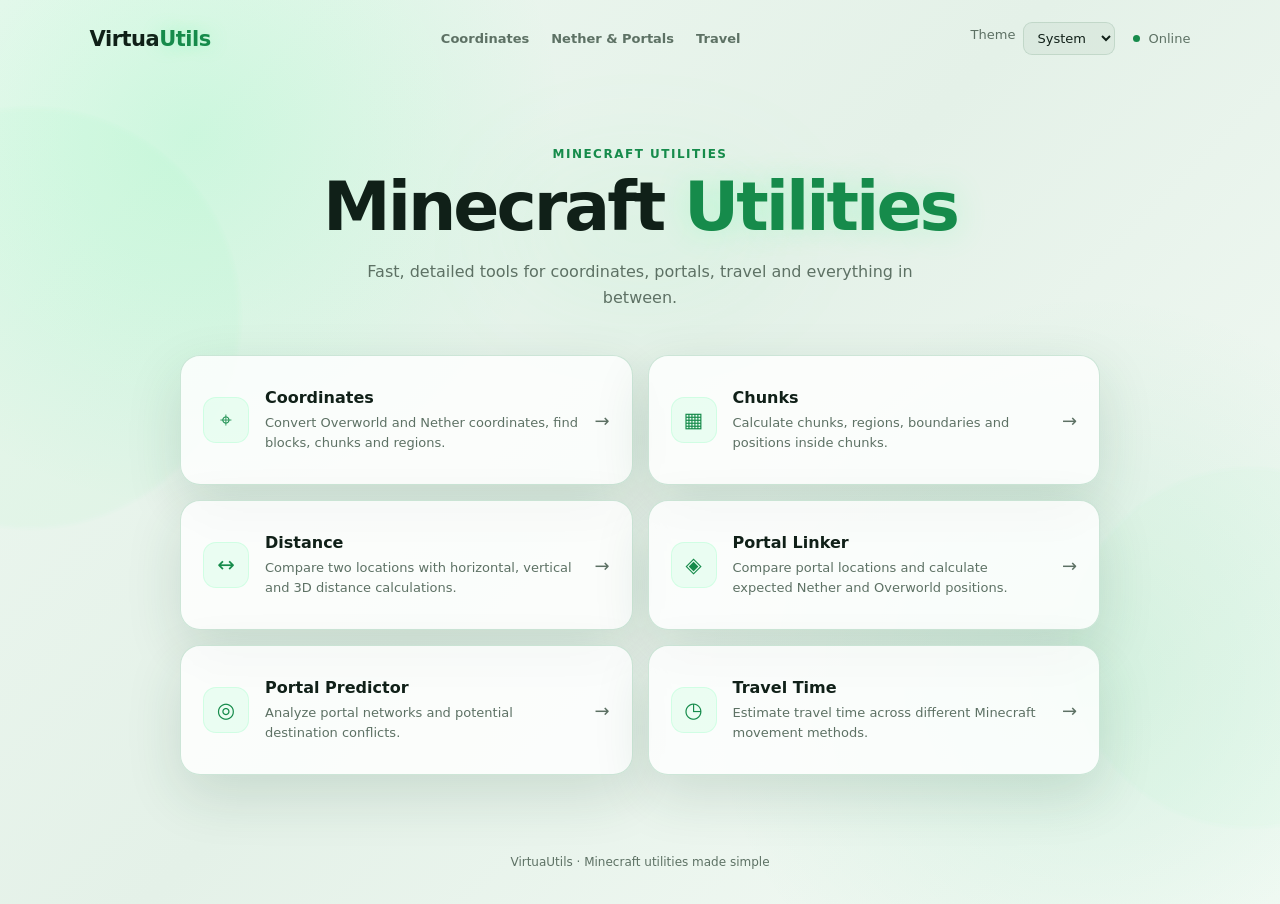
<file: index.html>
<!DOCTYPE html>
<html lang="en">
<head>
    <meta charset="UTF-8">
    <meta name="viewport" content="width=device-width, initial-scale=1.0">

    <meta
        name="description"
        content="VirtuaUtils provides fast, accurate Minecraft utilities for coordinates, portals, travel and more."
    >

    <title>VirtuaUtils | Minecraft Utilities</title>

    <link rel="stylesheet" href="css/styles.css">
</head>

<body>

<nav>
    <a class="logo" href="index.html">
        Virtua<span>Utils</span>
    </a>

    <div class="nav-links">
        <a href="tools/coordinates/">Coordinates</a>
        <a href="tools/portal-linker/">Nether & Portals</a>
        <a href="tools/travel-time/">Travel</a>
    </div>

    <div class="nav-actions">
        <div class="theme-control">
            <label for="themeSelect">Theme</label>

            <select
                class="theme-select"
                id="themeSelect"
                aria-label="Choose color theme"
            >
                <option value="system">System</option>
                <option value="light">Light</option>
                <option value="dark">Dark</option>
            </select>
        </div>

        <div class="status">
            <div class="status-dot"></div>
            Online
        </div>
    </div>
</nav>

<main>

    <section class="hero home-hero">

        <div class="eyebrow">
            Minecraft Utilities
        </div>

        <h1>
            Minecraft <span>Utilities</span>
        </h1>

        <p>
            Fast, detailed tools for coordinates, portals,
            travel and everything in between.
        </p>

    </section>

    <section class="tool-grid">

        <a class="tool-card" href="tools/coordinates/">
            <div class="tool-icon">⌖</div>

            <div>
                <div class="tool-title">
                    Coordinates
                </div>

                <div class="tool-description">
                    Convert Overworld and Nether coordinates,
                    find blocks, chunks and regions.
                </div>
            </div>

            <span class="tool-arrow">→</span>
        </a>

        <a class="tool-card" href="tools/chunks/">
            <div class="tool-icon">▦</div>

            <div>
                <div class="tool-title">
                    Chunks
                </div>

                <div class="tool-description">
                    Calculate chunks, regions, boundaries
                    and positions inside chunks.
                </div>
            </div>

            <span class="tool-arrow">→</span>
        </a>

        <a class="tool-card" href="tools/distance/">
            <div class="tool-icon">↔</div>

            <div>
                <div class="tool-title">
                    Distance
                </div>

                <div class="tool-description">
                    Compare two locations with horizontal,
                    vertical and 3D distance calculations.
                </div>
            </div>

            <span class="tool-arrow">→</span>
        </a>

        <a class="tool-card" href="tools/portal-linker/">
            <div class="tool-icon">◈</div>

            <div>
                <div class="tool-title">
                    Portal Linker
                </div>

                <div class="tool-description">
                    Compare portal locations and calculate
                    expected Nether and Overworld positions.
                </div>
            </div>

            <span class="tool-arrow">→</span>
        </a>

        <a class="tool-card" href="tools/portal-predictor/">
            <div class="tool-icon">◎</div>

            <div>
                <div class="tool-title">
                    Portal Predictor
                </div>

                <div class="tool-description">
                    Analyze portal networks and potential
                    destination conflicts.
                </div>
            </div>

            <span class="tool-arrow">→</span>
        </a>

        <a class="tool-card" href="tools/travel-time/">
            <div class="tool-icon">◷</div>

            <div>
                <div class="tool-title">
                    Travel Time
                </div>

                <div class="tool-description">
                    Estimate travel time across different
                    Minecraft movement methods.
                </div>
            </div>

            <span class="tool-arrow">→</span>
        </a>

    </section>

</main>

<footer>
    VirtuaUtils · Minecraft utilities made simple
</footer>

<script src="js/theme.js"></script>

</body>
</html>
</file>
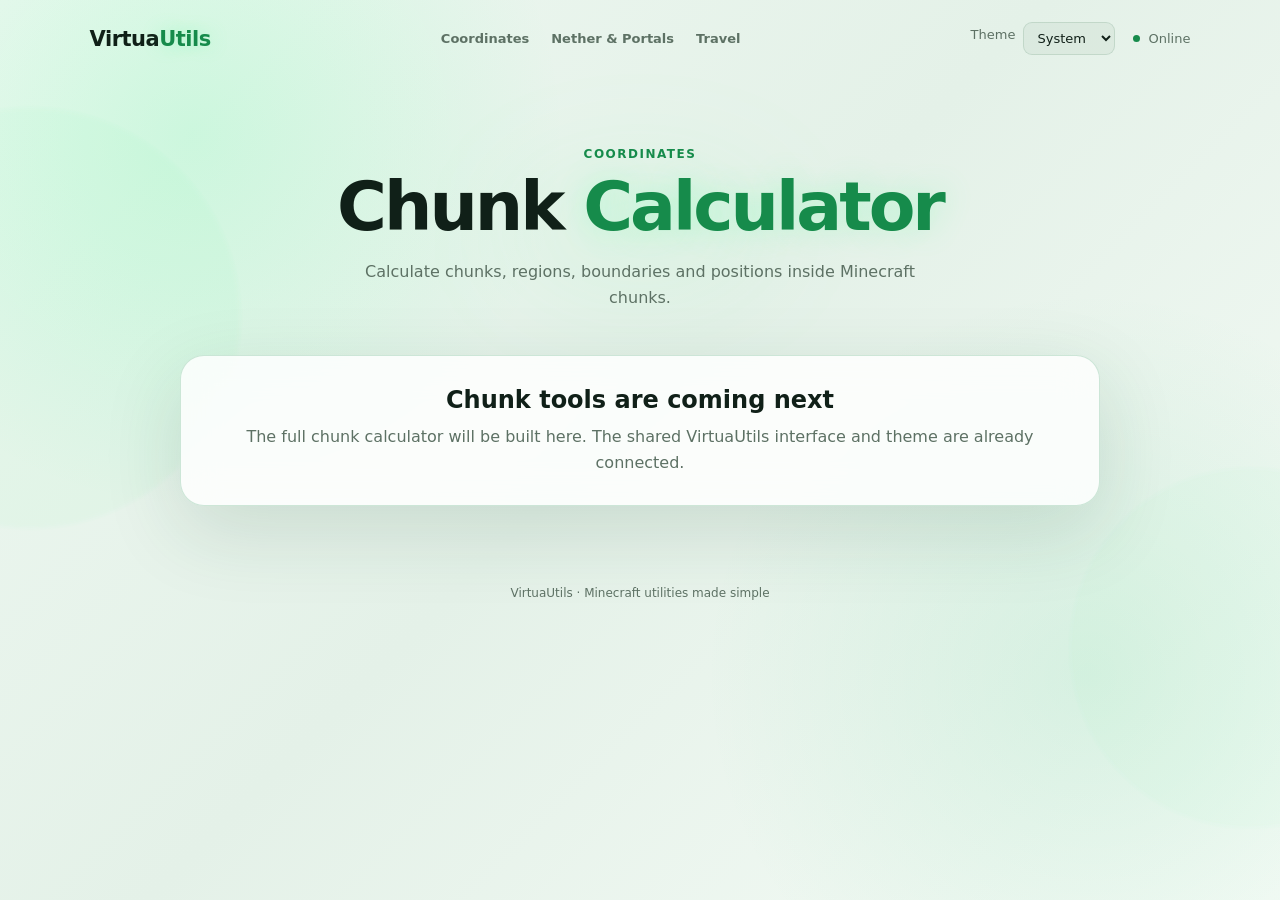
<file: tools/chunks/index.html>
<!DOCTYPE html>
<html lang="en">
<head>
    <meta charset="UTF-8">
    <meta name="viewport" content="width=device-width, initial-scale=1.0">

    <title>Chunk Calculator | VirtuaUtils</title>

    <link rel="stylesheet" href="../../css/styles.css">
</head>

<body>

<nav>

    <a class="logo" href="../../index.html">
        Virtua<span>Utils</span>
    </a>

    <div class="nav-links">
        <a href="../coordinates/">Coordinates</a>
        <a href="../portal-linker/">Nether & Portals</a>
        <a href="../travel-time/">Travel</a>
    </div>

    <div class="nav-actions">

        <div class="theme-control">
            <label for="themeSelect">Theme</label>

            <select class="theme-select" id="themeSelect">
                <option value="system">System</option>
                <option value="light">Light</option>
                <option value="dark">Dark</option>
            </select>
        </div>

        <div class="status">
            <div class="status-dot"></div>
            Online
        </div>

    </div>

</nav>

<main>

    <section class="hero">

        <div class="eyebrow">
            Coordinates
        </div>

        <h1>
            Chunk <span>Calculator</span>
        </h1>

        <p>
            Calculate chunks, regions, boundaries and
            positions inside Minecraft chunks.
        </p>

    </section>

    <section class="placeholder-card">

        <h2>
            Chunk tools are coming next
        </h2>

        <p>
            The full chunk calculator will be built here.
            The shared VirtuaUtils interface and theme are
            already connected.
        </p>

    </section>

</main>

<footer>
    VirtuaUtils · Minecraft utilities made simple
</footer>

<script src="../../js/theme.js"></script>

</body>
</html>
</file>
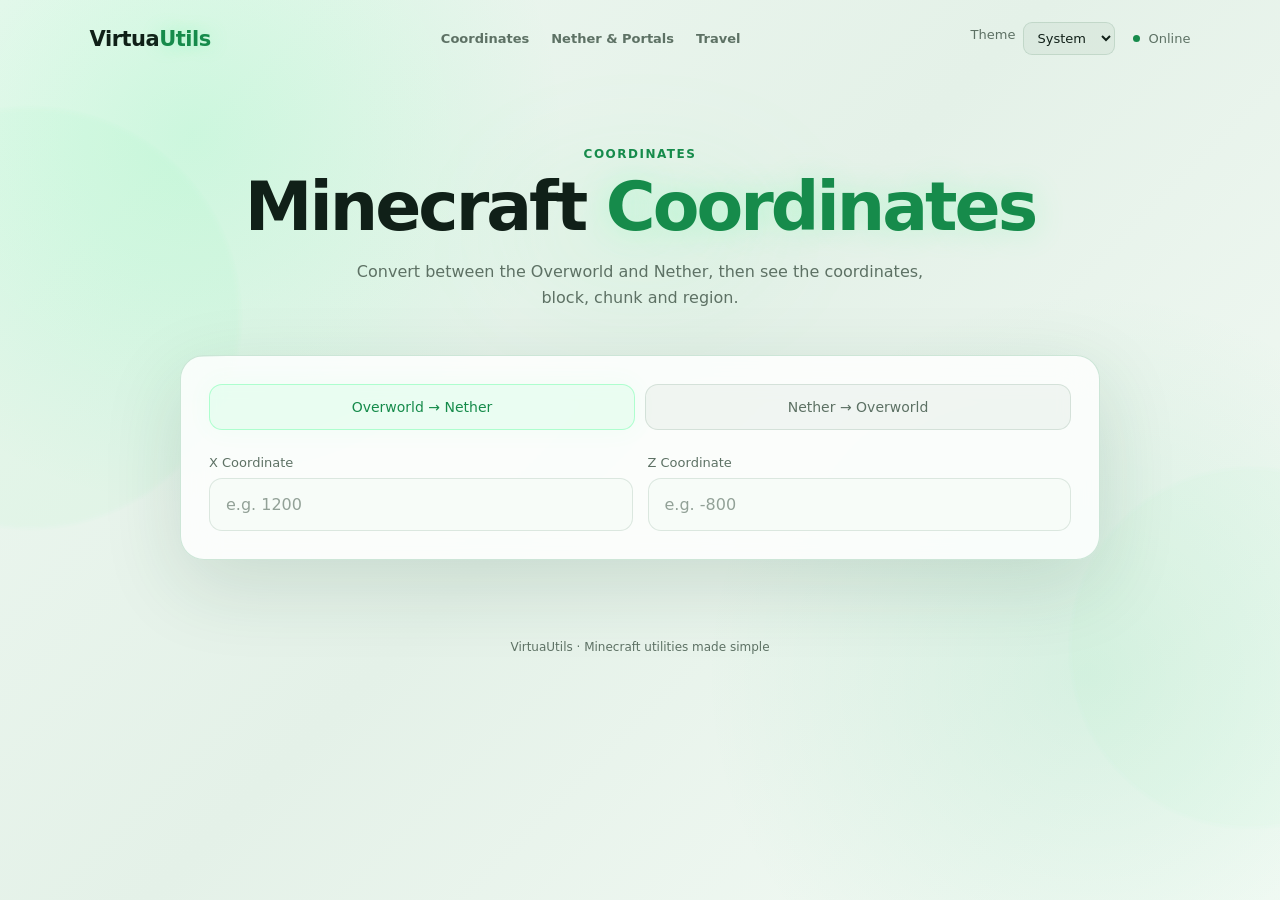
<file: tools/coordinates/index.html>
<!DOCTYPE html>
<html lang="en">

<head>

    <meta charset="UTF-8">

    <meta
        name="viewport"
        content="width=device-width, initial-scale=1.0"
    >

    <meta
        name="description"
        content="Convert Minecraft Overworld and Nether coordinates and calculate coordinates, blocks, chunks and regions."
    >

    <title>Minecraft Coordinate Converter | VirtuaUtils</title>

    <link
        rel="stylesheet"
        href="../../css/styles.css"
    >

</head>

<body>

<nav>

    <a
        class="logo"
        href="../../index.html"
    >
        Virtua<span>Utils</span>
    </a>

    <div class="nav-links">

        <a
            class="active"
            href="../coordinates/"
        >
            Coordinates
        </a>

        <a href="../portal-linker/">
            Nether & Portals
        </a>

        <a href="../travel-time/">
            Travel
        </a>

    </div>

    <div class="nav-actions">

        <div class="theme-control">

            <label for="themeSelect">
                Theme
            </label>

            <select
                class="theme-select"
                id="themeSelect"
            >

                <option value="system">
                    System
                </option>

                <option value="light">
                    Light
                </option>

                <option value="dark">
                    Dark
                </option>

            </select>

        </div>

        <div class="status">

            <div class="status-dot"></div>

            Online

        </div>

    </div>

</nav>

<main>

    <section class="hero">

        <div class="eyebrow">
            Coordinates
        </div>

        <h1>
            Minecraft <span>Coordinates</span>
        </h1>

        <p>
            Convert between the Overworld and Nether,
            then see the coordinates, block, chunk and region.
        </p>

    </section>

    <section class="converter">

        <div class="mode-buttons">

            <button
                class="mode active"
                id="overworldMode"
                type="button"
            >
                Overworld → Nether
            </button>

            <button
                class="mode"
                id="netherMode"
                type="button"
            >
                Nether → Overworld
            </button>

        </div>

        <div class="coordinates">

            <div>

                <label for="x">
                    X Coordinate
                </label>

                <input
                    id="x"
                    type="number"
                    inputmode="decimal"
                    placeholder="e.g. 1200"
                >

            </div>

            <div>

                <label for="z">
                    Z Coordinate
                </label>

                <input
                    id="z"
                    type="number"
                    inputmode="decimal"
                    placeholder="e.g. -800"
                >

            </div>

        </div>

        <div
            class="y-input"
            id="yInputContainer"
        >

            <label for="y">
                Y Coordinate
            </label>

            <input
                id="y"
                type="number"
                inputmode="decimal"
                placeholder="e.g. 64"
            >

        </div>

        <div
            class="result"
            id="result"
            aria-live="polite"
        >

            <div class="result-section">

                <div class="result-title">
                    Coordinates
                </div>

                <div
                    class="result-coordinates"
                    id="resultCoordinates"
                >
                    0 0 0
                </div>

            </div>

            <div class="result-section">

                <div class="result-title">
                    Block
                </div>

                <div
                    class="result-coordinates"
                    id="resultBlock"
                >
                    0 0 0
                </div>

            </div>

            <div class="data-grid">

                <div class="data-card">

                    <span>
                        Chunk X
                    </span>

                    <strong id="chunkX">
                        0
                    </strong>

                </div>

                <div class="data-card">

                    <span>
                        Chunk Z
                    </span>

                    <strong id="chunkZ">
                        0
                    </strong>

                </div>

                <div class="data-card">

                    <span>
                        Region X
                    </span>

                    <strong id="regionX">
                        0
                    </strong>

                </div>

                <div class="data-card">

                    <span>
                        Region Z
                    </span>

                    <strong id="regionZ">
                        0
                    </strong>

                </div>

                <div class="data-card">

                    <span>
                        Inside Chunk X
                    </span>

                    <strong id="localX">
                        0
                    </strong>

                </div>

                <div class="data-card">

                    <span>
                        Inside Chunk Z
                    </span>

                    <strong id="localZ">
                        0
                    </strong>

                </div>

            </div>

            <div class="chunk-boundary">

                <div class="result-title">
                    Chunk boundaries
                </div>

                <div class="boundary-row">

                    <span>
                        X:
                        <strong id="minX">
                            0
                        </strong>
                        →
                        <strong id="maxX">
                            15
                        </strong>
                    </span>

                    <span>
                        Z:
                        <strong id="minZ">
                            0
                        </strong>
                        →
                        <strong id="maxZ">
                            15
                        </strong>
                    </span>

                </div>

            </div>

            <div class="copy-actions">

                <button
                    class="copy-button"
                    id="copyCoordinates"
                    type="button"
                >
                    Copy Coordinates
                </button>

                <button
                    class="copy-button"
                    id="copyChunk"
                    type="button"
                >
                    Copy Chunk
                </button>

                <button
                    class="copy-button"
                    id="copyTp"
                    type="button"
                >
                    Copy /tp
                </button>

            </div>

            <div class="note">

                <strong>
                    Y stays the same
                </strong>
                between the Overworld and Nether.

                X and Z use the standard 8:1 coordinate scale.

            </div>

        </div>

    </section>

</main>

<footer>
    VirtuaUtils · Minecraft utilities made simple
</footer>

<script src="../../js/theme.js"></script>
<script src="../../js/coordinates.js"></script>

</body>

</html>
</file>
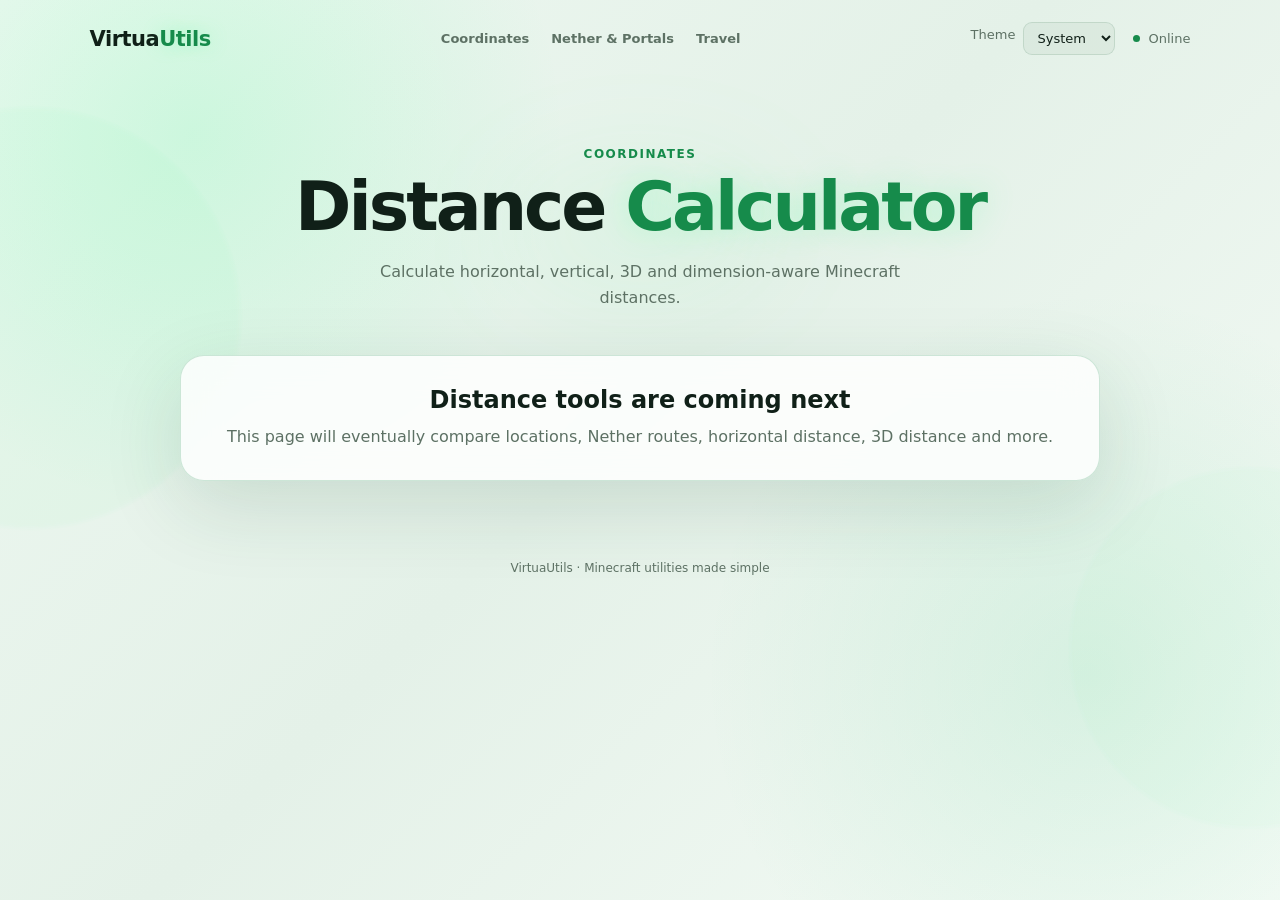
<file: tools/distance/index.html>
<!DOCTYPE html>
<html lang="en">
<head>
    <meta charset="UTF-8">
    <meta name="viewport" content="width=device-width, initial-scale=1.0">

    <title>Distance Calculator | VirtuaUtils</title>

    <link rel="stylesheet" href="../../css/styles.css">
</head>

<body>

<nav>

    <a class="logo" href="../../index.html">
        Virtua<span>Utils</span>
    </a>

    <div class="nav-links">
        <a href="../coordinates/">Coordinates</a>
        <a href="../portal-linker/">Nether & Portals</a>
        <a href="../travel-time/">Travel</a>
    </div>

    <div class="nav-actions">

        <div class="theme-control">
            <label for="themeSelect">Theme</label>

            <select class="theme-select" id="themeSelect">
                <option value="system">System</option>
                <option value="light">Light</option>
                <option value="dark">Dark</option>
            </select>
        </div>

        <div class="status">
            <div class="status-dot"></div>
            Online
        </div>

    </div>

</nav>

<main>

    <section class="hero">

        <div class="eyebrow">
            Coordinates
        </div>

        <h1>
            Distance <span>Calculator</span>
        </h1>

        <p>
            Calculate horizontal, vertical, 3D and
            dimension-aware Minecraft distances.
        </p>

    </section>

    <section class="placeholder-card">

        <h2>
            Distance tools are coming next
        </h2>

        <p>
            This page will eventually compare locations,
            Nether routes, horizontal distance, 3D distance
            and more.
        </p>

    </section>

</main>

<footer>
    VirtuaUtils · Minecraft utilities made simple
</footer>

<script src="../../js/theme.js"></script>

</body>
</html>
</file>
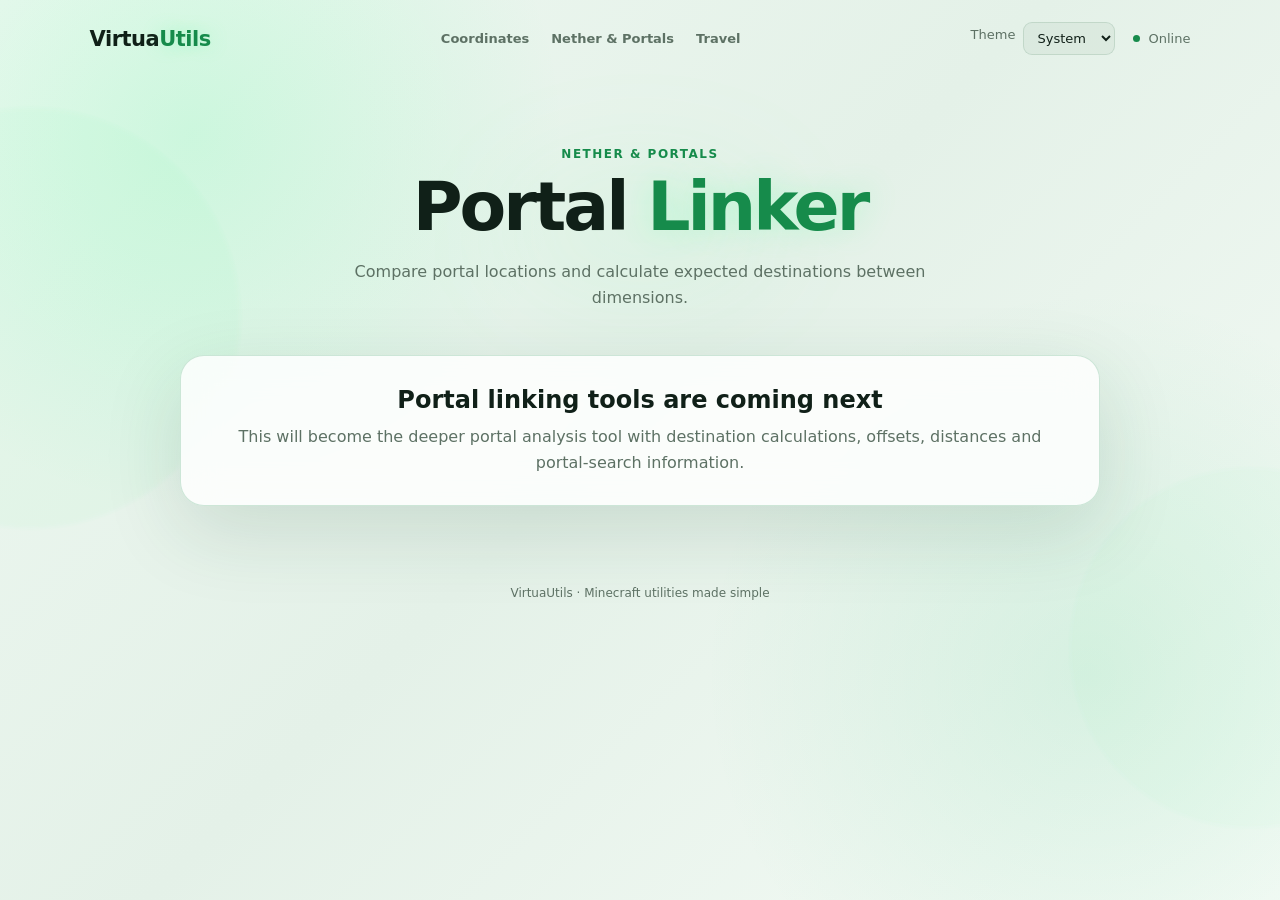
<file: tools/portal-linker/index.html>
<!DOCTYPE html>
<html lang="en">
<head>
    <meta charset="UTF-8">
    <meta name="viewport" content="width=device-width, initial-scale=1.0">

    <title>Portal Linker | VirtuaUtils</title>

    <link rel="stylesheet" href="../../css/styles.css">
</head>

<body>

<nav>

    <a class="logo" href="../../index.html">
        Virtua<span>Utils</span>
    </a>

    <div class="nav-links">
        <a href="../coordinates/">Coordinates</a>
        <a href="../portal-linker/">Nether & Portals</a>
        <a href="../travel-time/">Travel</a>
    </div>

    <div class="nav-actions">

        <div class="theme-control">
            <label for="themeSelect">Theme</label>

            <select class="theme-select" id="themeSelect">
                <option value="system">System</option>
                <option value="light">Light</option>
                <option value="dark">Dark</option>
            </select>
        </div>

        <div class="status">
            <div class="status-dot"></div>
            Online
        </div>

    </div>

</nav>

<main>

    <section class="hero">

        <div class="eyebrow">
            Nether & Portals
        </div>

        <h1>
            Portal <span>Linker</span>
        </h1>

        <p>
            Compare portal locations and calculate
            expected destinations between dimensions.
        </p>

    </section>

    <section class="placeholder-card">

        <h2>
            Portal linking tools are coming next
        </h2>

        <p>
            This will become the deeper portal analysis
            tool with destination calculations, offsets,
            distances and portal-search information.
        </p>

    </section>

</main>

<footer>
    VirtuaUtils · Minecraft utilities made simple
</footer>

<script src="../../js/theme.js"></script>

</body>
</html>
</file>
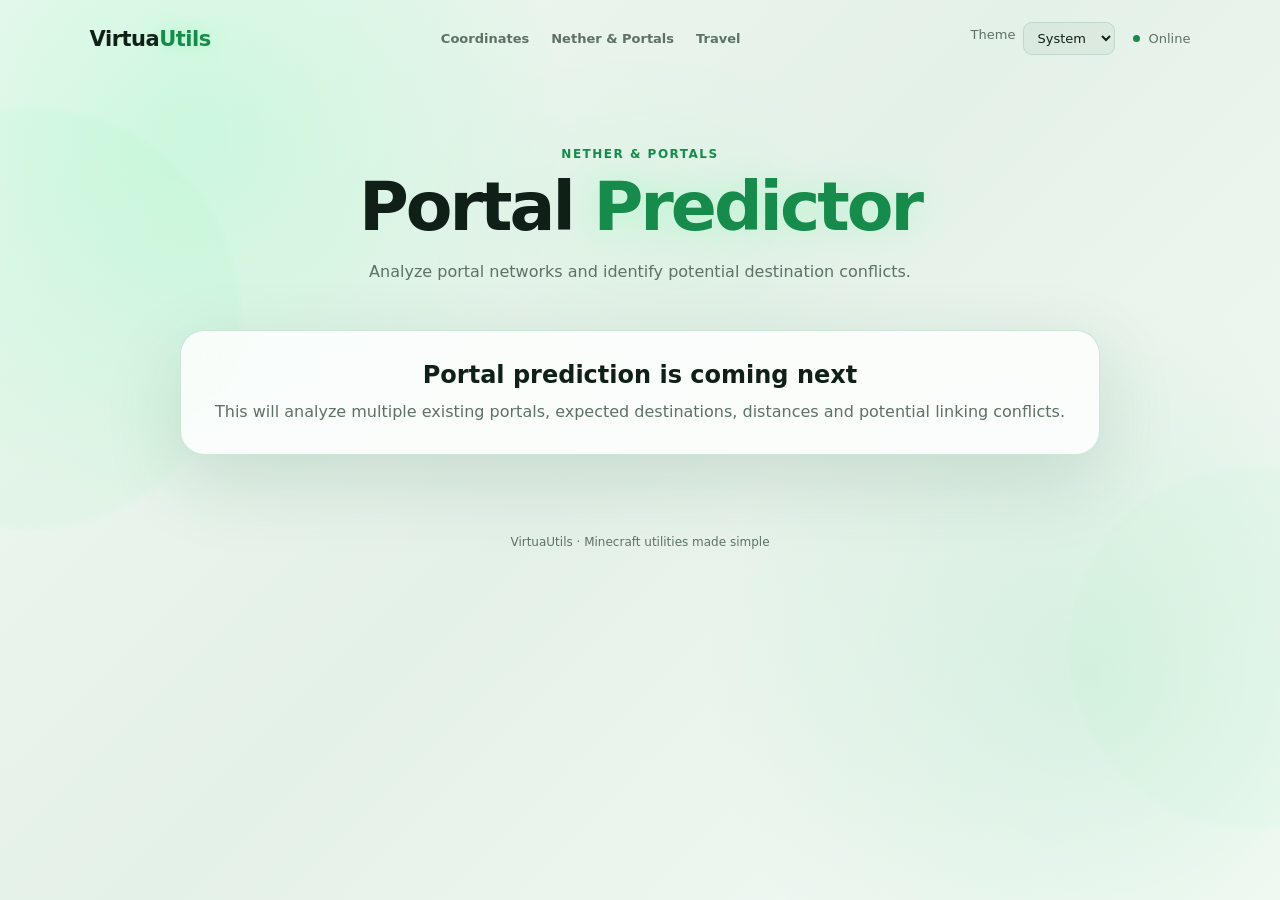
<file: tools/portal-predictor/index.html>
<!DOCTYPE html>
<html lang="en">
<head>
    <meta charset="UTF-8">
    <meta name="viewport" content="width=device-width, initial-scale=1.0">

    <title>Portal Predictor | VirtuaUtils</title>

    <link rel="stylesheet" href="../../css/styles.css">
</head>

<body>

<nav>

    <a class="logo" href="../../index.html">
        Virtua<span>Utils</span>
    </a>

    <div class="nav-links">
        <a href="../coordinates/">Coordinates</a>
        <a href="../portal-linker/">Nether & Portals</a>
        <a href="../travel-time/">Travel</a>
    </div>

    <div class="nav-actions">

        <div class="theme-control">
            <label for="themeSelect">Theme</label>

            <select class="theme-select" id="themeSelect">
                <option value="system">System</option>
                <option value="light">Light</option>
                <option value="dark">Dark</option>
            </select>
        </div>

        <div class="status">
            <div class="status-dot"></div>
            Online
        </div>

    </div>

</nav>

<main>

    <section class="hero">

        <div class="eyebrow">
            Nether & Portals
        </div>

        <h1>
            Portal <span>Predictor</span>
        </h1>

        <p>
            Analyze portal networks and identify potential
            destination conflicts.
        </p>

    </section>

    <section class="placeholder-card">

        <h2>
            Portal prediction is coming next
        </h2>

        <p>
            This will analyze multiple existing portals,
            expected destinations, distances and potential
            linking conflicts.
        </p>

    </section>

</main>

<footer>
    VirtuaUtils · Minecraft utilities made simple
</footer>

<script src="../../js/theme.js"></script>

</body>
</html>
</file>
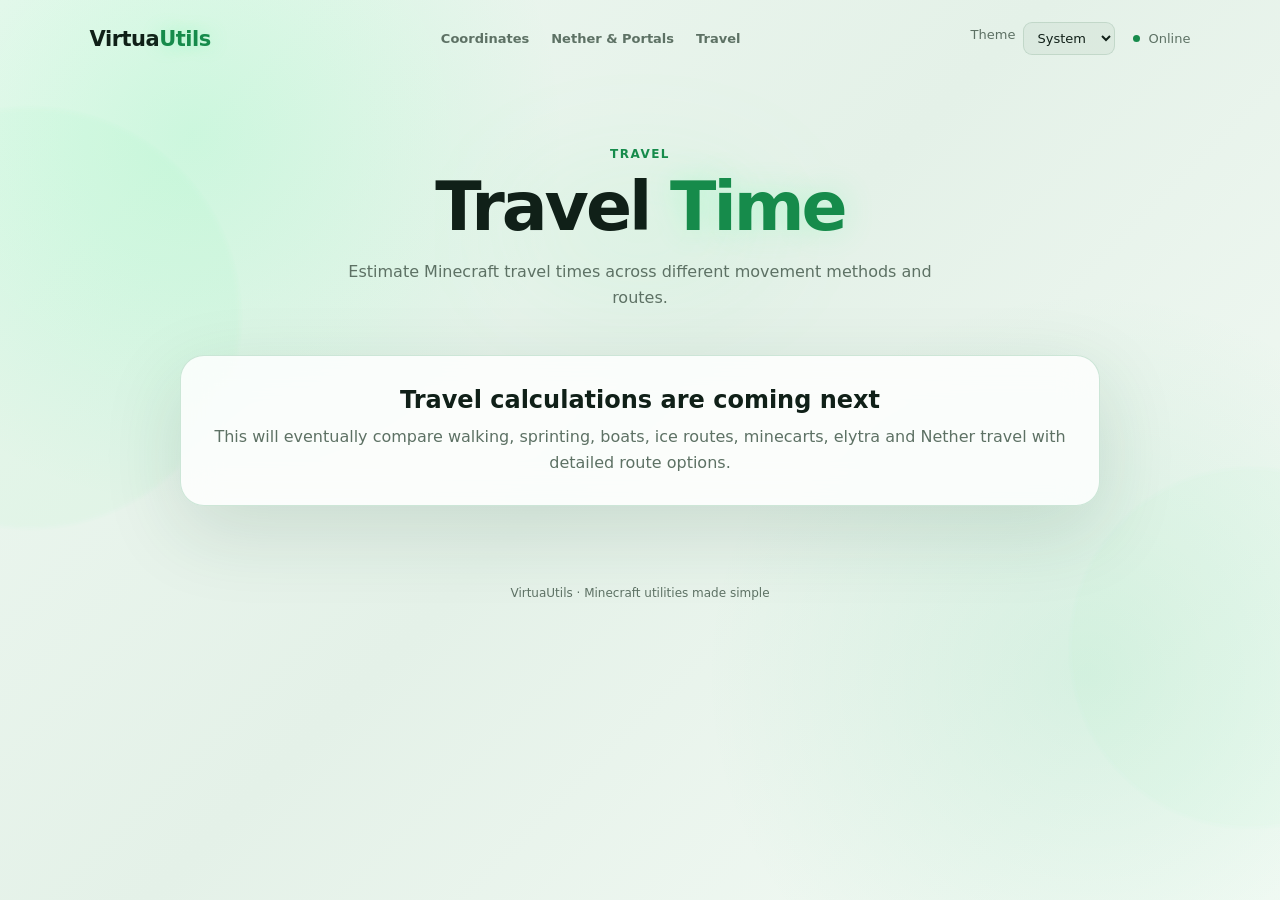
<file: tools/travel-time/index.html>
<!DOCTYPE html>
<html lang="en">
<head>
    <meta charset="UTF-8">
    <meta name="viewport" content="width=device-width, initial-scale=1.0">

    <title>Travel Time Calculator | VirtuaUtils</title>

    <link rel="stylesheet" href="../../css/styles.css">
</head>

<body>

<nav>

    <a class="logo" href="../../index.html">
        Virtua<span>Utils</span>
    </a>

    <div class="nav-links">
        <a href="../coordinates/">Coordinates</a>
        <a href="../portal-linker/">Nether & Portals</a>
        <a href="../travel-time/">Travel</a>
    </div>

    <div class="nav-actions">

        <div class="theme-control">
            <label for="themeSelect">Theme</label>

            <select class="theme-select" id="themeSelect">
                <option value="system">System</option>
                <option value="light">Light</option>
                <option value="dark">Dark</option>
            </select>
        </div>

        <div class="status">
            <div class="status-dot"></div>
            Online
        </div>

    </div>

</nav>

<main>

    <section class="hero">

        <div class="eyebrow">
            Travel
        </div>

        <h1>
            Travel <span>Time</span>
        </h1>

        <p>
            Estimate Minecraft travel times across different
            movement methods and routes.
        </p>

    </section>

    <section class="placeholder-card">

        <h2>
            Travel calculations are coming next
        </h2>

        <p>
            This will eventually compare walking, sprinting,
            boats, ice routes, minecarts, elytra and Nether
            travel with detailed route options.
        </p>

    </section>

</main>

<footer>
    VirtuaUtils · Minecraft utilities made simple
</footer>

<script src="../../js/theme.js"></script>

</body>
</html>
</file>
<file: css/styles.css>
* {
    box-sizing: border-box;
    margin: 0;
    padding: 0;
}

:root {
    color-scheme: light;

    --bg: #eef8f1;
    --bg-deep: #e4f1e8;

    --card: rgba(255, 255, 255, 0.82);
    --card-border: rgba(24, 137, 72, 0.2);

    --text: #102018;
    --muted: #5d7164;

    --green: #168b4b;
    --green-bright: #08783d;

    --input: #f7fcf8;

    --shadow: rgba(31, 75, 48, 0.14);

    --surface: rgba(16, 80, 42, 0.045);
    --surface-strong: rgba(16, 80, 42, 0.08);

    --line: rgba(16, 80, 42, 0.12);

    --danger: #c43d3d;
}

html[data-theme="dark"] {
    color-scheme: dark;

    --bg: #121a15;
    --bg-deep: #0d130f;

    --card: rgba(27, 40, 33, 0.9);
    --card-border: rgba(92, 255, 158, 0.22);

    --text: #f4fff7;
    --muted: #b0c4b6;

    --green: #6dffa8;
    --green-bright: #b8ffd0;

    --input: #18251d;

    --shadow: rgba(0, 0, 0, 0.4);

    --surface: rgba(255, 255, 255, 0.055);
    --surface-strong: rgba(255, 255, 255, 0.095);

    --line: rgba(255, 255, 255, 0.13);

    --danger: #ff9d9d;
}

html {
    scroll-behavior: smooth;
}

body {
    min-height: 100vh;
    overflow-x: hidden;

    color: var(--text);

    font-family:
        Inter,
        system-ui,
        -apple-system,
        BlinkMacSystemFont,
        "Segoe UI",
        sans-serif;

    background:
        radial-gradient(
            circle at 15% 15%,
            rgba(44, 255, 135, 0.14),
            transparent 28%
        ),
        radial-gradient(
            circle at 85% 75%,
            rgba(0, 255, 140, 0.09),
            transparent 30%
        ),
        linear-gradient(
            135deg,
            var(--bg),
            var(--bg-deep) 48%,
            var(--bg)
        );

    transition:
        background 0.3s ease,
        color 0.3s ease;
}

html[data-theme="dark"] body {
    background:
        radial-gradient(
            circle at 15% 15%,
            rgba(44, 255, 135, 0.18),
            transparent 28%
        ),
        radial-gradient(
            circle at 85% 75%,
            rgba(0, 255, 140, 0.12),
            transparent 30%
        ),
        linear-gradient(
            135deg,
            var(--bg),
            var(--bg-deep) 48%,
            #111a14
        );
}

html[data-theme="light"] body {
    background:
        radial-gradient(
            circle at 15% 15%,
            rgba(44, 255, 135, 0.16),
            transparent 28%
        ),
        radial-gradient(
            circle at 85% 75%,
            rgba(0, 180, 90, 0.1),
            transparent 30%
        ),
        linear-gradient(
            135deg,
            var(--bg),
            var(--bg-deep) 48%,
            #f5fbf6
        );
}

body::before,
body::after {
    content: "";

    position: fixed;

    z-index: -1;

    pointer-events: none;

    border-radius: 50%;

    filter: blur(2px);

    opacity: 0.8;
}

body::before {
    width: 420px;
    height: 420px;

    top: 12%;
    left: -180px;

    background: rgba(92, 255, 158, 0.06);

    animation:
        floatOrb 18s ease-in-out infinite;
}

body::after {
    width: 360px;
    height: 360px;

    right: -150px;
    bottom: 8%;

    background: rgba(92, 255, 158, 0.045);

    animation:
        floatOrb 22s ease-in-out infinite reverse;
}

body::selection {
    color: var(--bg);
    background: var(--green);
}

a {
    color: inherit;
    text-decoration: none;
}

button,
input,
select {
    font: inherit;
}

button:focus-visible,
input:focus-visible,
select:focus-visible {
    outline: 2px solid var(--green);
    outline-offset: 3px;
}

@keyframes floatOrb {
    0%, 100% {
        transform:
            translate3d(0, 0, 0)
            scale(1);
    }

    50% {
        transform:
            translate3d(24px, -18px, 0)
            scale(1.04);
    }
}

@keyframes pulse {
    0%, 100% {
        opacity: 1;
        transform: scale(1);
        box-shadow:
            0 0 10px var(--green);
    }

    50% {
        opacity: 0.55;
        transform: scale(0.82);
        box-shadow:
            0 0 5px var(--green);
    }
}

@keyframes fadeUp {
    from {
        opacity: 0;
        transform: translateY(14px);
    }

    to {
        opacity: 1;
        transform: translateY(0);
    }
}

@keyframes resultIn {
    from {
        opacity: 0;
        transform: translateY(8px);
    }

    to {
        opacity: 1;
        transform: translateY(0);
    }
}

@keyframes shimmer {
    from {
        transform: translateX(-120%);
    }

    to {
        transform: translateX(360%);
    }
}

/* NAVIGATION */

nav {
    width: 100%;

    padding:
        22px 7%;

    display: flex;

    align-items: center;
    justify-content: space-between;

    gap: 20px;

    animation:
        fadeUp 0.55s ease both;
}

.logo {
    font-size: 21px;
    font-weight: 800;
    letter-spacing: -0.5px;
}

.logo span {
    color: var(--green);

    text-shadow:
        0 0 18px
        rgba(92, 255, 158, 0.35);
}

.nav-links {
    display: flex;

    align-items: center;

    gap: 22px;

    margin-left: auto;
    margin-right: auto;
}

.nav-links a {
    color: var(--muted);

    font-size: 13px;
    font-weight: 600;

    transition:
        color 0.2s ease,
        transform 0.2s ease;
}

.nav-links a:hover {
    color: var(--green);
    transform: translateY(-1px);
}

.nav-actions {
    display: flex;

    align-items: center;

    gap: 18px;
}

.status {
    display: flex;

    align-items: center;

    gap: 8px;

    color: var(--muted);

    font-size: 13px;
}

.status-dot {
    width: 7px;
    height: 7px;

    border-radius: 50%;

    background: var(--green);

    animation:
        pulse 2.8s ease-in-out infinite;
}

.theme-control {
    display: flex;

    align-items: center;

    gap: 8px;

    color: var(--muted);

    font-size: 13px;
}

.theme-select {
    min-width: 92px;

    padding:
        7px 9px;

    border:
        1px solid var(--line);

    border-radius: 9px;

    background: var(--surface);

    color: var(--text);

    cursor: pointer;
}

/* MAIN */

main {
    width: min(920px, 92%);

    margin:
        70px auto 80px;
}

.hero {
    position: relative;

    text-align: center;

    margin-bottom: 45px;

    animation:
        fadeUp 0.65s ease 0.06s both;
}

.hero::before {
    content: "";

    position: absolute;

    z-index: -1;

    top: 50%;
    left: 50%;

    width: 260px;
    height: 120px;

    transform:
        translate(-50%, -50%);

    background:
        rgba(92, 255, 158, 0.08);

    filter: blur(55px);

    border-radius: 50%;
}

.eyebrow {
    margin-bottom: 12px;

    color: var(--green);

    font-size: 12px;
    font-weight: 800;

    text-transform: uppercase;

    letter-spacing: 1.5px;
}

.hero h1 {
    font-size:
        clamp(38px, 7vw, 68px);

    line-height: 1;

    letter-spacing: -3px;

    margin-bottom: 18px;
}

.hero h1 span {
    color: var(--green);

    text-shadow:
        0 0 30px
        rgba(92, 255, 158, 0.3);
}

.hero p {
    max-width: 600px;

    margin: auto;

    color: var(--muted);

    font-size: 16px;

    line-height: 1.6;
}

/* TOOL GRID */

.tool-grid {
    display: grid;

    grid-template-columns:
        repeat(2, minmax(0, 1fr));

    gap: 15px;

    animation:
        fadeUp 0.7s ease 0.12s both;
}

.tool-card {
    position: relative;

    overflow: hidden;

    display: flex;

    align-items: center;

    gap: 16px;

    min-height: 130px;

    padding: 22px;

    border:
        1px solid var(--card-border);

    border-radius: 20px;

    background: var(--card);

    backdrop-filter: blur(18px);
    -webkit-backdrop-filter: blur(18px);

    box-shadow:
        0 20px 55px var(--shadow);

    transition:
        transform 0.25s ease,
        border-color 0.25s ease,
        box-shadow 0.25s ease;
}

.tool-card::before {
    content: "";

    position: absolute;

    top: 0;
    left: -35%;

    width: 35%;
    height: 1px;

    background:
        linear-gradient(
            90deg,
            transparent,
            var(--green),
            transparent
        );

    opacity: 0;

    transition: opacity 0.25s ease;

    animation:
        shimmer 8s ease-in-out infinite;
}

.tool-card:hover {
    transform: translateY(-4px);

    border-color:
        rgba(92, 255, 158, 0.38);

    box-shadow:
        0 25px 70px var(--shadow);
}

.tool-card:hover::before {
    opacity: 0.7;
}

.tool-icon {
    flex: 0 0 auto;

    width: 46px;
    height: 46px;

    display: grid;

    place-items: center;

    border-radius: 13px;

    background:
        rgba(92, 255, 158, 0.1);

    border:
        1px solid
        rgba(92, 255, 158, 0.18);

    color: var(--green);

    font-size: 21px;
}

.tool-title {
    margin-bottom: 6px;

    font-size: 16px;
    font-weight: 800;
}

.tool-description {
    color: var(--muted);

    font-size: 13px;

    line-height: 1.5;
}

.tool-arrow {
    margin-left: auto;

    color: var(--muted);

    font-size: 18px;

    transition:
        transform 0.2s ease,
        color 0.2s ease;
}

.tool-card:hover .tool-arrow {
    color: var(--green);

    transform:
        translateX(4px);
}

/* CONVERTER */

.converter {
    position: relative;

    overflow: hidden;

    padding: 28px;

    border:
        1px solid var(--card-border);

    border-radius: 24px;

    background: var(--card);

    backdrop-filter: blur(18px);
    -webkit-backdrop-filter: blur(18px);

    box-shadow:
        0 25px 80px var(--shadow),
        inset 0 1px 0
        rgba(255, 255, 255, 0.08);

    animation:
        fadeUp 0.7s ease 0.12s both;
}

.converter::before {
    content: "";

    position: absolute;

    top: 0;
    left: -30%;

    width: 35%;
    height: 1px;

    background:
        linear-gradient(
            90deg,
            transparent,
            var(--green),
            transparent
        );

    opacity: 0.7;

    animation:
        shimmer 10s ease-in-out infinite;
}

.mode-buttons {
    display: grid;

    grid-template-columns:
        1fr 1fr;

    gap: 10px;

    margin-bottom: 25px;
}

.mode {
    position: relative;

    overflow: hidden;

    border:
        1px solid var(--line);

    background: var(--surface);

    color: var(--muted);

    padding: 14px;

    border-radius: 13px;

    cursor: pointer;

    font-size: 14px;

    transition:
        transform 0.2s ease,
        border-color 0.2s ease,
        background 0.2s ease,
        color 0.2s ease;
}

.mode:hover {
    border-color:
        rgba(92, 255, 158, 0.3);

    transform:
        translateY(-2px);
}

.mode.active {
    background:
        rgba(92, 255, 158, 0.1);

    border-color:
        rgba(92, 255, 158, 0.42);

    color: var(--green);

    box-shadow:
        0 0 24px
        rgba(92, 255, 158, 0.06);
}

.coordinates {
    display: grid;

    grid-template-columns:
        1fr 1fr;

    gap: 15px;
}

label {
    display: block;

    color: var(--muted);

    font-size: 13px;

    margin-bottom: 8px;
}

input {
    width: 100%;

    padding: 16px;

    border:
        1px solid var(--line);

    border-radius: 13px;

    outline: none;

    background: var(--input);

    color: var(--text);

    font-size: 16px;

    transition:
        border-color 0.2s ease,
        box-shadow 0.2s ease,
        transform 0.2s ease;
}

input:hover {
    border-color:
        rgba(92, 255, 158, 0.2);
}

input:focus {
    border-color:
        rgba(92, 255, 158, 0.6);

    box-shadow:
        0 0 0 4px
        rgba(92, 255, 158, 0.07),
        0 0 22px
        rgba(92, 255, 158, 0.06);

    transform:
        translateY(-1px);
}

input::placeholder {
    color: var(--muted);

    opacity: 0.65;
}

input::-webkit-outer-spin-button,
input::-webkit-inner-spin-button {
    margin: 0;

    -webkit-appearance: none;
}

input[type="number"] {
    -moz-appearance: textfield;
}

/* Y INPUT */

.y-input {
    display: none;

    margin-top: 15px;
}

.y-input.show {
    display: block;

    animation:
        resultIn 0.25s ease both;
}

/* RESULTS */

.result {
    position: relative;

    margin-top: 22px;

    padding: 22px;

    border:
        1px solid
        rgba(92, 255, 158, 0.14);

    border-radius: 16px;

    background:
        linear-gradient(
            135deg,
            rgba(92, 255, 158, 0.07),
            rgba(92, 255, 158, 0.025)
        );

    display: none;
}

.result.show {
    display: block;

    animation:
        resultIn 0.3s ease both;
}

.result-section {
    padding-bottom: 20px;

    margin-bottom: 20px;

    border-bottom:
        1px solid var(--line);
}

.result-section:last-of-type {
    margin-bottom: 0;
}

.result-title {
    color: var(--muted);

    font-size: 13px;

    margin-bottom: 8px;
}

.result-coordinates {
    color: var(--green-bright);

    font-size: 28px;

    font-weight: 800;

    word-break: break-word;

    text-shadow:
        0 0 22px
        rgba(92, 255, 158, 0.18);
}

.data-grid {
    display: grid;

    grid-template-columns:
        repeat(3, 1fr);

    gap: 10px;

    margin-top: 20px;
}

.data-card {
    padding: 14px;

    border:
        1px solid var(--line);

    border-radius: 12px;

    background: var(--surface);
}

.data-card span {
    display: block;

    margin-bottom: 5px;

    color: var(--muted);

    font-size: 11px;
}

.data-card strong {
    color: var(--text);

    font-size: 15px;
}

.chunk-boundary {
    margin-top: 20px;

    padding-top: 18px;

    border-top:
        1px solid var(--line);
}

.boundary-row {
    display: flex;

    justify-content: space-between;

    gap: 15px;

    color: var(--muted);

    font-size: 13px;
}

.boundary-row strong {
    color: var(--text);
}

.copy-actions {
    display: grid;

    grid-template-columns:
        repeat(3, 1fr);

    gap: 10px;

    margin-top: 20px;
}

.copy-button {
    position: relative;

    overflow: hidden;

    padding: 13px;

    border:
        1px solid
        rgba(92, 255, 158, 0.22);

    border-radius: 11px;

    background:
        rgba(92, 255, 158, 0.08);

    color: var(--green);

    font-weight: 700;

    cursor: pointer;

    transition:
        transform 0.2s ease,
        background 0.2s ease,
        border-color 0.2s ease;
}

.copy-button:hover {
    border-color:
        rgba(92, 255, 158, 0.42);

    background:
        rgba(92, 255, 158, 0.15);

    transform:
        translateY(-2px);
}

.copy-button.copied {
    border-color:
        rgba(92, 255, 158, 0.55);

    background:
        rgba(92, 255, 158, 0.2);
}

.note {
    margin-top: 16px;

    padding-top: 16px;

    border-top:
        1px solid var(--line);

    color: var(--muted);

    font-size: 12px;

    line-height: 1.5;
}

.note strong {
    color: var(--text);
}

/* PLACEHOLDER TOOL */

.placeholder-card {
    position: relative;

    overflow: hidden;

    padding: 30px;

    border:
        1px solid var(--card-border);

    border-radius: 24px;

    background: var(--card);

    backdrop-filter: blur(18px);
    -webkit-backdrop-filter: blur(18px);

    box-shadow:
        0 25px 80px var(--shadow);

    text-align: center;

    animation:
        fadeUp 0.7s ease 0.12s both;
}

.placeholder-card h2 {
    margin-bottom: 10px;

    font-size: 24px;
}

.placeholder-card p {
    color: var(--muted);

    line-height: 1.6;
}

/* FOOTER */

footer {
    padding:
        0 20px 35px;

    color: var(--muted);

    font-size: 12px;

    text-align: center;

    opacity: 0.75;

    animation:
        fadeUp 0.7s ease 0.2s both;
}

/* MOBILE */

@media (max-width: 760px) {

    nav {
        padding:
            18px 5%;

        align-items: flex-start;

        flex-wrap: wrap;
    }

    .nav-links {
        order: 3;

        width: 100%;

        justify-content: center;

        margin: 5px 0 0;

        gap: 15px;
    }

    .nav-actions {
        align-items: flex-end;

        flex-direction: column;

        gap: 10px;
    }

    main {
        margin-top: 45px;
    }

    .tool-grid {
        grid-template-columns:
            1fr;
    }

    .hero h1 {
        letter-spacing: -2px;
    }

    .converter {
        padding: 18px;

        border-radius: 19px;
    }

    .coordinates,
    .mode-buttons {
        grid-template-columns:
            1fr;
    }

    .data-grid {
        grid-template-columns:
            repeat(2, 1fr);
    }

    .copy-actions {
        grid-template-columns:
            1fr;
    }

    .boundary-row {
        flex-direction: column;

        gap: 8px;
    }

    .result-coordinates {
        font-size: 23px;
    }
}

@media (max-width: 500px) {

    nav {
        align-items: center;
    }

    .nav-links {
        overflow-x: auto;

        justify-content: flex-start;

        padding-bottom: 4px;
    }

    .theme-control {
        font-size: 12px;
    }

    .status {
        display: none;
    }

    .data-grid {
        grid-template-columns:
            1fr 1fr;
    }
}

@media (prefers-reduced-motion: reduce) {

    *,
    *::before,
    *::after {
        scroll-behavior: auto !important;

        animation-duration:
            0.01ms !important;

        animation-iteration-count:
            1 !important;

        transition-duration:
            0.01ms !important;
    }
}
</file>
